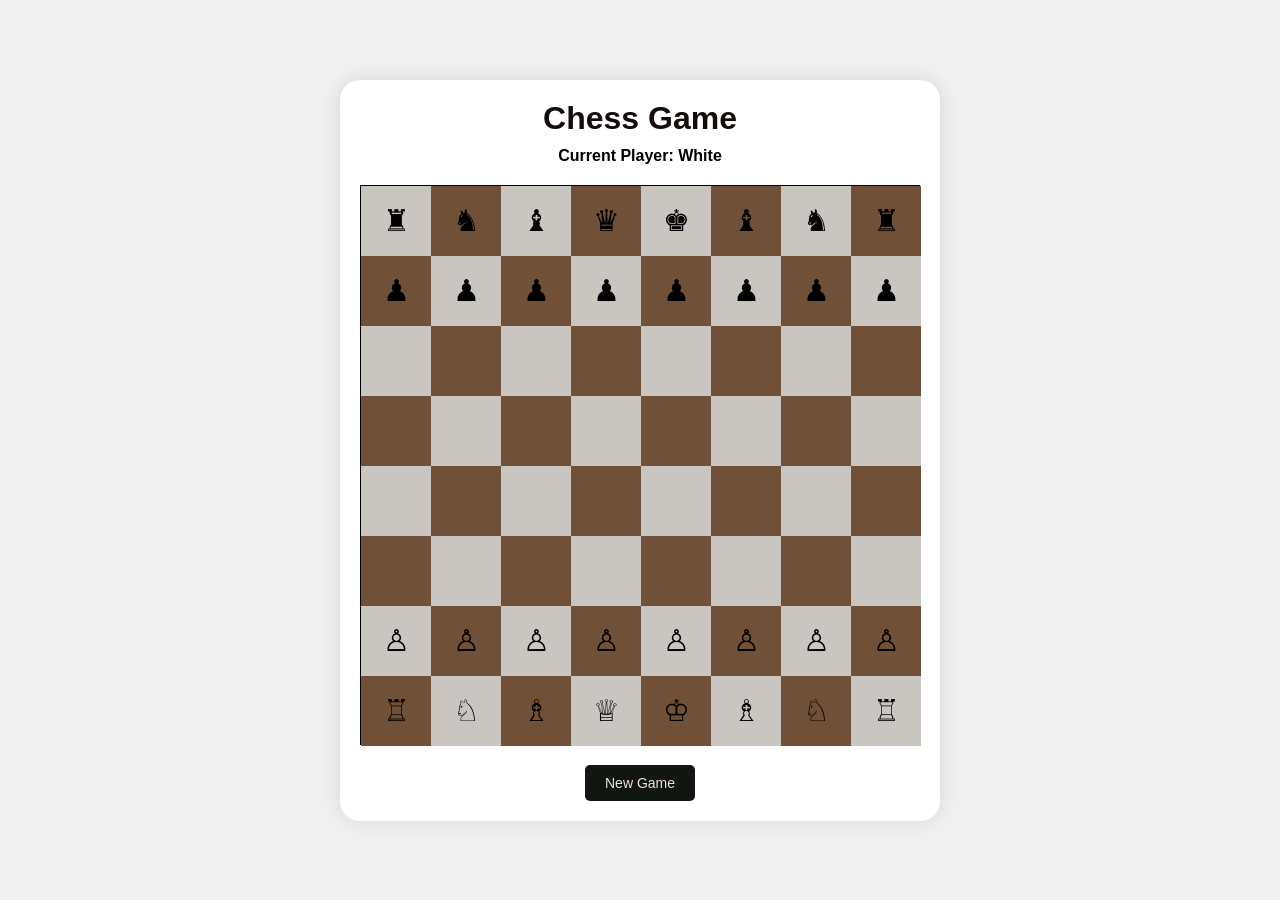
<file: Projects/Chess Game/index.html>
<!DOCTYPE html>
<html lang="en">
<head>
    <meta charset="UTF-8">
    <meta name="viewport" content="width=device-width, initial-scale=1.0">
    <title>Chess Game</title>
    <link rel="stylesheet" href="styles.css">
</head>
<body>
    <div class="exit">
    </div>
    <div class="container">
        <h1>Chess Game</h1>
        <div class="game-info">
            <div class="current-player">Current Player: White</div>
            <div class="captured-pieces">
                <div class="white-captured"></div>
                <div class="black-captured"></div>
            </div>
        </div>
        <div class="chessboard"></div>
        <button class="reset-button">New Game</button>
    </div>
    <script src="script.js"></script>
</body>
</html>
</file>
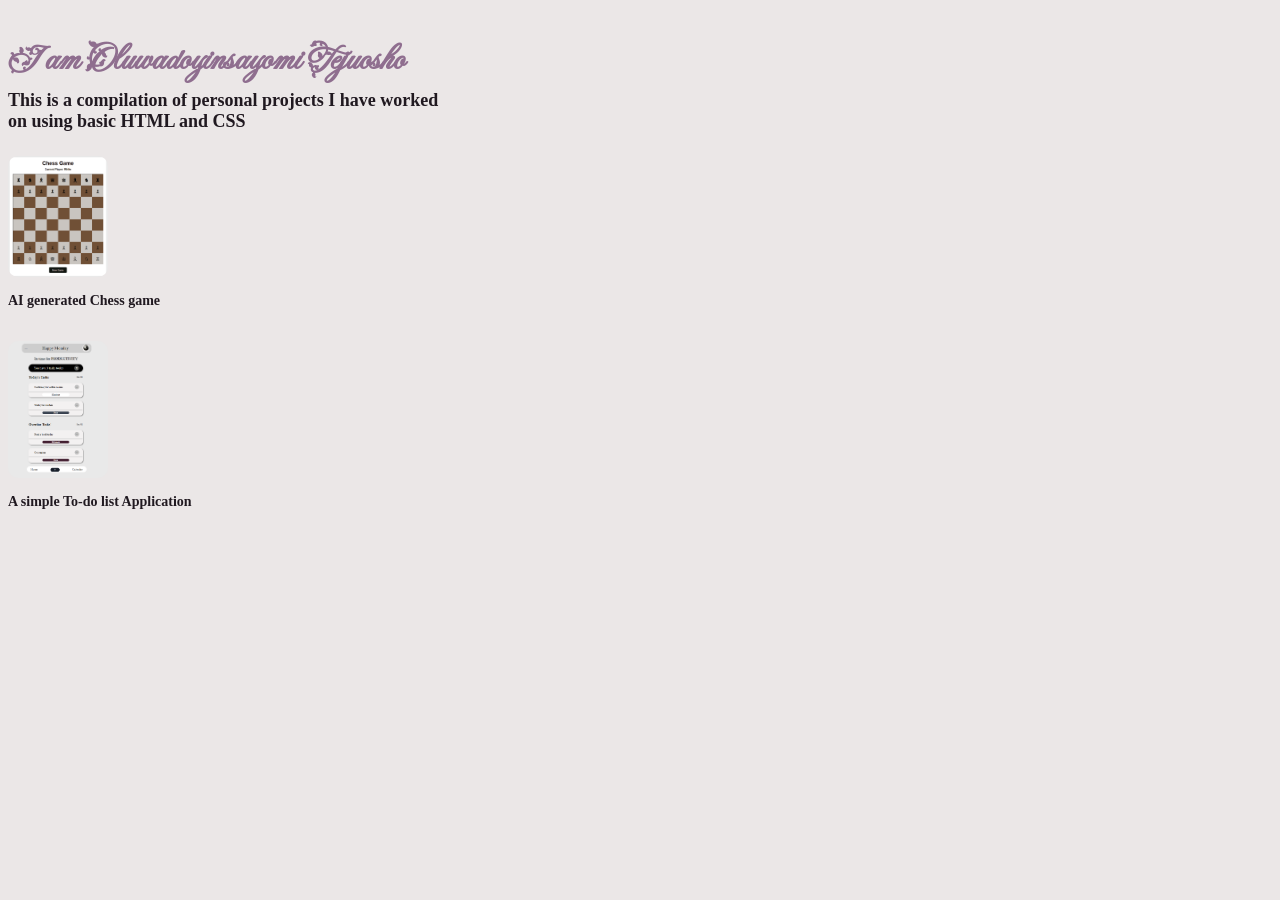
<file: Projects/projects.html>
<!DOCTYPE html>
<html lang="en">
<head>
    <meta charset="UTF-8">
    <meta name="viewport" content="width=device-width, initial-scale=1.0">
    <title>Sayo's Projects</title>
    <link rel="stylesheet" href="projects.css">
</head>
<body>
    <main>
        <h3>
            I am Oluwadoyinsayomi Tejuosho 
        </h3>
        <h4>
            This is a compilation of personal projects I have worked on using basic HTML and CSS
        </h4>
        <div class="container">
            <p class="one">
                <a href="Chess Game/index.html"><img src="Chess Game/Chess pic.png" alt="">
                    <p>
                        AI generated Chess game
                    </p>
                </a>
            </p>
            <p class="two">
                <a href="To-Do list App/Home.html"><img src="To-Do list App/To-do list pic.png" alt="">
                    <p>
                        A simple To-do list Application
                    </p>
                </a>
            </p>
        </div>
    </main>
    <footer>

    </footer>
</body>
</html>
</file>
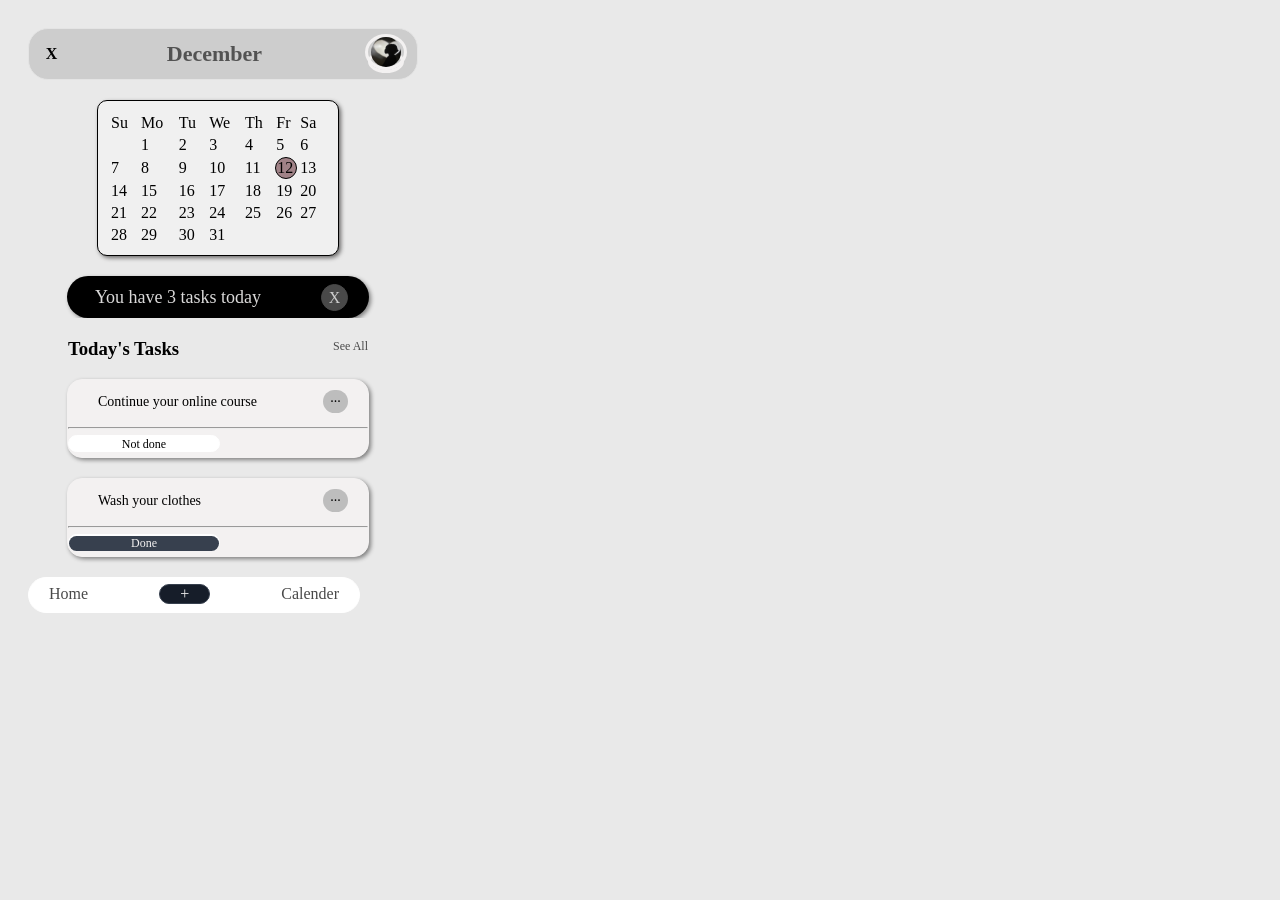
<file: Projects/To-Do list App/Calender.html>
<!DOCTYPE html>
<html lang="en">
<head>
    <meta charset="UTF-8">
    <meta name="viewport" content="width=device-width, initial-scale=1.0">
    <title>Sayo's To-Do list Application (Calender)</title>
    <link rel="stylesheet" href="styles.css">
    <link rel="stylesheet" href="https://unicons.iconscout.com/release/v4.0.8/css/line.css">
</head>
<body>
    <nav class="calender">
        <a href="Home.html" class="back">
            <p ><b>X</b></p>
        </a>
        <h1 class="month">
            December
        </h1>
        <div class="profile">
            <a href="Profile.html" class="profile">
                <img src="Me.jpg" alt="">
            </a>
        </div>
    </nav>
    <main>
        <div class="current_month">
            <table>
                <tr >
                    <td>Su</td>
                    <td>Mo</td>
                    <td>Tu</td>
                    <td>We</td>
                    <td>Th</td>
                    <td>Fr</td>
                    <td>Sa</td>
                </tr>
                <tr>
                    <td></td>
                    <td>1</td>
                    <td>2</td>
                    <td>3</td>
                    <td>4</td>
                    <td>5</td>
                    <td>6</td>
                </tr>
                <tr>
                    <td>7</td>
                    <td>8</td>
                    <td>9</td>
                    <td>10</td>
                    <td>11</td>
                    <td class="Birthday">12</td>
                    <td>13</td>
                </tr>
                <tr>
                    <td>14</td>
                    <td>15</td>
                    <td>16</td>
                    <td>17</td>
                    <td>18</td>
                    <td>19</td>
                    <td>20</td>
                </tr>
                <tr>
                    <td>21</td>
                    <td>22</td>
                    <td>23</td>
                    <td>24</td>
                    <td>25</td>
                    <td>26</td>
                    <td>27</td>
                </tr>
                <tr>
                    <td>28</td>
                    <td>29</td>
                    <td>30</td>
                    <td>31</td>
                    <td></td>
                    <td></td>
                    <td></td>
                </tr>
            </table>
        </div>
        <div class="task_notify">
            <p class="task">
                You have 3 tasks today
            </p>
            <div class="close">
                <p class="close_button">
                    X
                </p>
            </div>
        </div>
        <div class="task_board">
            <div class="today">
                <h3>
                    Today's Tasks
                </h3>
                <small>
                    <a href="">
                        <p class="view_all">
                            See  All
                        </p>
                    </a>
                </small>
            </div>
            <div class="first">
                <div class="title">
                    <p class="topic">
                        Continue your online course
                    </p>         
                    <div class="edit">
                        <a href="">
                            <p class="edit_button">
                                ...
                            </p>
                        </a>
                    </div>          
                </div>
                <hr>
                <div class="status">
                    <p class="status_null">Not done</p>
                </div> 
            </div>
            <div class="second">
                <div class="title">
                    <p class="topic">
                        Wash your clothes
                    </p>
                    <div class="edit">
                        <a href="">
                            <p class="edit_button">
                                ...
                            </p>
                        </a>
                    </div>             
                </div>
                <hr>
                <div class="status">
                    <p class="status_full">Done</p>
                </div>       
            </div>
        </div>
    </main>
    <footer>
        <div class="home">
            <a href="Home.html">
                <p class="home_button">
                    Home
                </p>
            </a>
        </div>
        <div class="new_task">
            <a href="New_Task.html">
                <p class="new_button">
                    +
                </p>
            </a>
        </div>
        <div class="calender">
            <a href="Calender.html">
                <p class="date_button">
                    Calender
                </p>
            </a>
        </div>
    </footer>
</body>
</html>
</file>
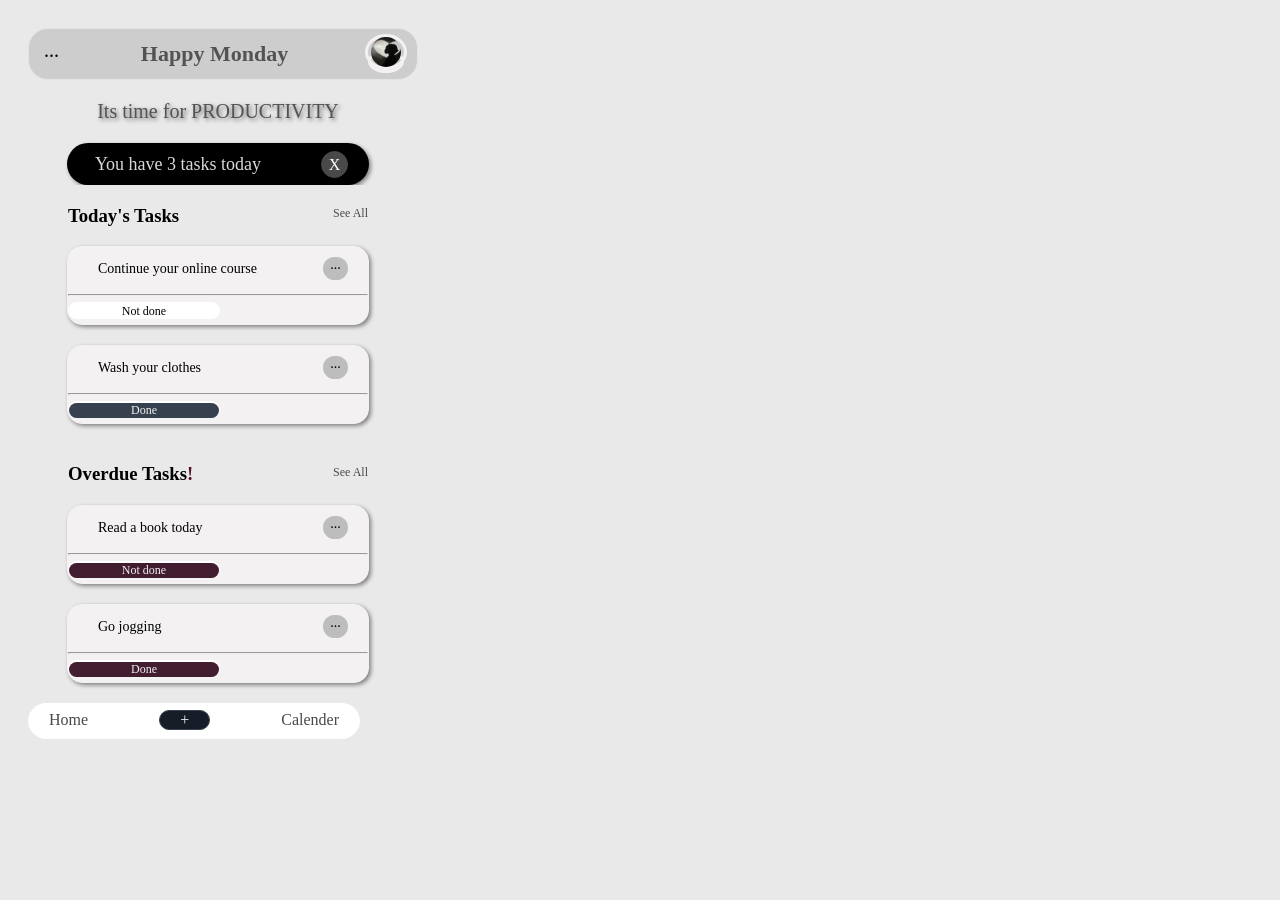
<file: Projects/To-Do list App/Home.html>
<!DOCTYPE html>
<html lang="en">
<head>
    <meta charset="UTF-8">
    <meta name="viewport" content="width=device-width, initial-scale=1.0">
    <title>Sayo's To-Do list Application (Home)</title>
    <link rel="stylesheet" href="styles.css">
    <link rel="stylesheet" href="https://unicons.iconscout.com/release/v4.0.8/css/line.css">
</head>
<body>
    <nav class="Home">
        <p class="menu">
            ...
        </p>
        <h1>
            Happy Monday
        </h1>
        <div class="profile">
            <a href="Profile.html" class="profile">
                <img src="Me.jpg" alt="">
            </a>
        </div>
    </nav>
    <main>
        <head>
            <p class="head">
                Its time for PRODUCTIVITY
            </p>
        </head>
        <div class="task_notify">
            <p class="task">
                You have 3 tasks today
            </p>
            <div class="close">
                <a href="">
                    <p class="close_button">
                        X
                    </p>
                </a>
            </div>
        </div>
        <div class="task_board">
            <div class="today">
                <h3>
                    Today's Tasks
                </h3>
                <small>
                    <a href="">
                        <p class="view_all">
                            See  All
                        </p>
                    </a>
                </small>
            </div>
            <div class="first">
                <div class="title">
                    <p class="topic">
                        Continue your online course
                    </p>         
                    <div class="edit">
                        <a href="">
                            <p class="edit_button">
                                ...
                            </p>
                        </a>
                    </div>          
                </div>
                <hr>
                <div class="status">
                    <p class="status_null">Not done</p>
                </div> 
            </div>
            <div class="second">
                <div class="title">
                    <p class="topic">
                        Wash your clothes
                    </p>
                    <div class="edit">
                        <a href="">
                            <p class="edit_button">
                                ...
                            </p>
                        </a>
                    </div>             
                </div>
                <hr>
                <div class="status">
                    <p class="status_full">Done</p>
                </div>       
            </div>
            <div class="Due">
                <h3>
                    Overdue Tasks <p class="overdue">!</p>
                </h3>
                <small>
                    <a href="">
                        <p class="view_all">
                            See  All
                        </p>
                    </a>
                </small>
            </div>
            <div class="first">
                <div class="title">
                    <p class="topic">
                        Read a book today
                    </p>         
                    <div class="edit">
                        <a href="">
                            <p class="edit_button">
                                ...
                            </p>
                        </a>
                    </div>          
                </div>
                <hr>
                <div class="status">
                    <p class="status_null_due">Not done</p>
                </div> 
            </div>
            <div class="second">
                <div class="title">
                    <p class="topic">
                        Go jogging
                    </p>
                    <div class="edit">
                        <a href="">
                            <p class="edit_button">
                                ...
                            </p>
                        </a>
                    </div>             
                </div>
                <hr>
                <div class="status">
                    <p class="status_null_due">Done</p>
                </div>       
            </div>
        </div>
    </main>
    <footer>
        <div class="home">
            <a href="Home.html">
                <p class="home_button">
                    Home
                </p>
            </a>
        </div>
        <div class="new_task">
            <a href="New_Task.html">
                <p class="new_button">
                    +
                </p>
            </a>
        </div>
        <div class="calender">
            <a href="Calender.html">
                <p class="date_button">
                    Calender
                </p>
            </a>
        </div>
    </footer>
</body>
</html>
</file>
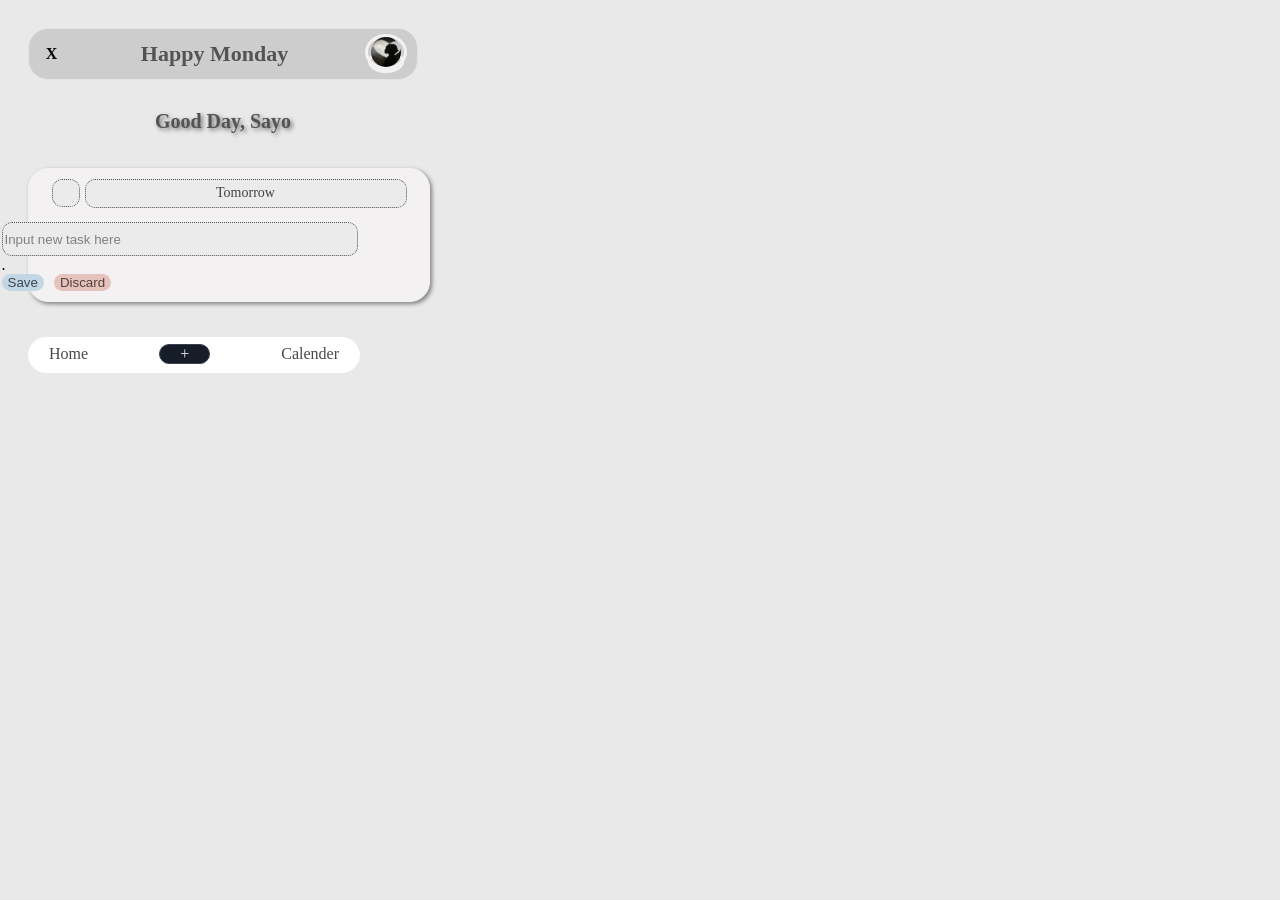
<file: Projects/To-Do list App/New_Task.html>
<!DOCTYPE html>
<html lang="en">
<head>
    <meta charset="UTF-8">
    <meta name="viewport" content="width=device-width, initial-scale=1.0">
    <title>Sayo's To-Do list Application (New Task)</title>
    <link rel="stylesheet" href="styles.css">
    <link rel="stylesheet" href="https://unicons.iconscout.com/release/v4.0.8/css/line.css">
</head>
<body>
    <nav class="Task">
        <a href="Home.html" class="back">
            <p ><b>X</b></p>
        </a>
        <h1>
            Happy Monday
        </h1>
        <div class="profile">
            <a href="Profile.html" class="profile">
                <img src="Me.jpg" alt="">
            </a>
        </div>
    </nav>
    <h1 class="greeting">
        Good Day, Sayo
    </h1>
    <main class="new">
        <div class="new">
            <div class="schedule_day">
                <a href="" class="calender_sign">
                    <i class="uil uil-schedule"></i>
                </a>
                <p>
                    Tomorrow
                </p>
            </div>
            <input type="text" name="new_task" id="task" value="Input new task here">
            <label for="task">.</label>
            <div class="button">
                <button title="save" class="save">Save</button>
                <button title="discard" class="discard">Discard</button>
            </div>
    </main>
    <footer>
        <div class="home">
            <a href="Home.html">
                <p class="home_button">
                    Home
                </p>
            </a>
        </div>
        <div class="new_task">
            <a href="New_Task.html">
                <p class="new_button">
                    +
                </p>
            </a>
        </div>
        <div class="calender">
            <a href="Calender.html">
                <p class="date_button">
                    Calender
                </p>
            </a>
        </div>
    </footer>
</body>
</html>
</file>
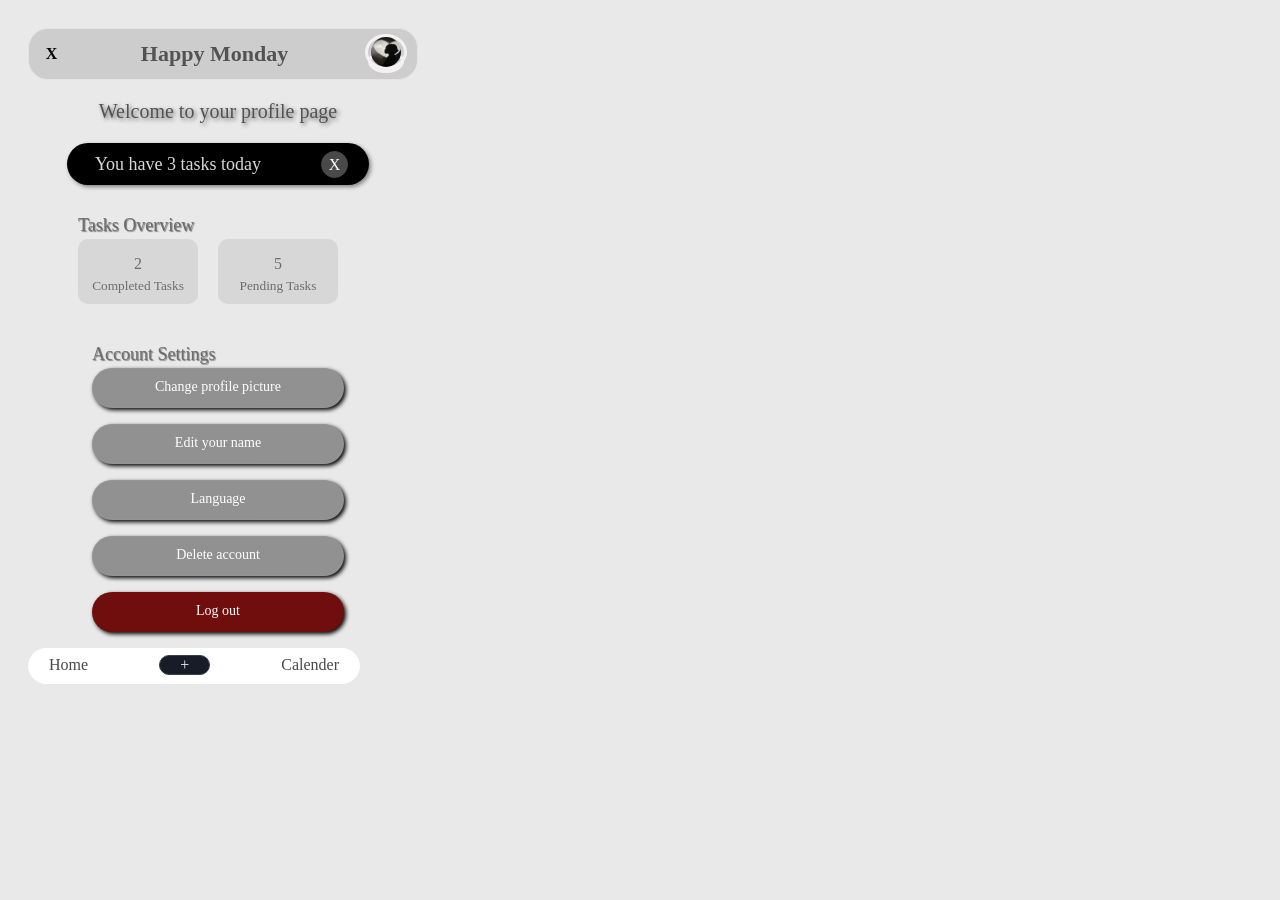
<file: Projects/To-Do list App/Profile.html>
<!DOCTYPE html>
<html lang="en">
<head>
    <meta charset="UTF-8">
    <meta name="viewport" content="width=device-width, initial-scale=1.0">
    <title>Sayo's To-Do list Application (Profile)</title>
    <link rel="stylesheet" href="styles.css">
</head>
<body>
    <body>
        <nav class="Profile">
            <a href="Home.html" class="back">
                <p ><b>X</b></p>
            </a>
            <h1>
                Happy Monday
            </h1>
            <div class="profile">
                <a href="Profile.html" class="profile">
                    <img src="Me.jpg" alt="">
                </a>
            </div>
        </nav>
        <main>
            <head>
                <p class="head">
                    Welcome to your profile page
                </p>
            </head>
            <div class="task_notify">
                <p class="task">
                    You have 3 tasks today
                </p>
                <div class="close">
                    <a href="">
                        <p class="close_button">
                            X
                        </p>
                    </a>
                </div>
            </div>
            <div class="task_overview">
                <p class="overview">
                    Tasks Overview
                </p>
                <div class="arc">
                    <div class="complete">
                        <p class="number">
                            2
                        </p>
                        <small class="if">
                            Completed Tasks
                        </small>
                    </div>
                    <div class="Pending">
                        <p class="number">
                            5
                        </p>
                        <small class="if">
                            Pending Tasks
                        </small>
                    </div>
                </div>
            </div>
            <div class="settings">
                <p>
                    Account Settings
                </p>
                <div class="pic">
                    <a href="" class="picedit">
                        Change profile picture
                    </a>
                </div>
                <div class="name">
                    <a href="" class="editname">
                        Edit your name
                    </a>
                </div>
                <div class="lang">
                    <a href="" class="editlang">
                        Language
                    </a>
                </div>
                <div class="acc">
                    <a href="" class="delete">
                        Delete account
                    </a>
                </div>
                <div class="log">
                    <a href="" class="logout">
                        Log out
                    </a>
                </div>
            </div>
        </main>
        <footer>
            <div class="home">
                <a href="Home.html">
                    <p class="home_button">
                        Home
                    </p>
                </a>
            </div>
            <div class="new_task">
                <a href="New_Task.html">
                    <p class="new_button">
                        +
                    </p>
                </a>
            </div>
            <div class="calender">
                <a href="Calender.html">
                    <p class="date_button">
                        Calender
                    </p>
                </a>
            </div>
        </footer>
    </body>
</body>
</html>
</file>
<file: Projects/Chess Game/styles.css>
* {
    margin: 0;
    padding: 0;
    box-sizing: border-box;
}

body {
    font-family: Arial, sans-serif;
    background-color: #f0f0f0;
    display: flex;
    justify-content: center;
    align-items: center;
    min-height: 100vh;
}

.container {
    text-align: center;
    background-color: white;
    padding: 20px;
    border-radius: 20px;
    box-shadow: 0 0 20px rgba(0, 0, 0, 0.1);
}

h1 {
    color: #140b0b;
    margin-bottom: 10px;
}

.game-info {
    margin-bottom: 10px;
}

.current-player {
    font-size: 16px;
    font-weight: bold;
    margin-bottom: 10px;
}

.captured-pieces {
    display: flex;
    justify-content: space-between;
    margin: 10px 0;
}

.chessboard {
    display: grid;
    grid-template-columns: repeat(8, 1fr);
    width: 560px;
    height: 560px;
    margin: 0 auto;
    border: 1px double black;
}

.square {
    width: 70px;
    height: 70px;
    display: flex;
    justify-content: center;
    align-items: center;
    font-size: 30px;
    cursor: pointer;
    transition: background-color 0.2s;
}

.square.white {
    background-color: #c9c5c0;
}

.square.black {
    background-color: #705036;
}

.square.selected {
    background-color: #423488;
}

.square.valid-move {
    background-color: #82abb3;
}

.piece {
    cursor: pointer;
}

.reset-button {
    margin-top: 20px;
    padding: 10px 20px;
    font-size: 14px;
    background-color: #111611;
    color: rgb(241, 223, 223);
    border: none;
    border-radius: 5px;
    cursor: pointer;
    transition: background-color 0.2s;
}

.reset-button:hover {
    background-color: #524343;
}
</file>
<file: Projects/projects.css>
@import url('https://fonts.googleapis.com/css2?family=Fleur+De+Leah&family=Inter:ital,opsz,wght@0,14..32,100..900;1,14..32,100..900&family=Niconne&family=Petit+Formal+Script&family=Rochester&display=swap');

body{
    background-color: rgb(235, 231, 231);
    font-family: "Rochester", cursive;
    width: 450px;
    justify-self: center;
}

h3{
    justify-self: center;
    color: rgb(143, 110, 143);
    font-family: "Fleur De Leah", cursive;
    font-size: 36px;
    margin-bottom: 0px;
}
h4{
    justify-self: center;
    color: rgb(32, 25, 32);
    font-size: 18px;
    margin-top: 5px;
}
a{
    font-weight: bolder;
    text-decoration: none;
    font-size: 14px;
    color: rgb(32, 25, 32);
    display: flex;
    flex-direction: column;
    justify-self: center;
}
a p{
    border: 1px dotted rgb(143, 110, 143);
    background-color: rgb(168, 161, 168);
    border-radius: 20px;


}
img{
    width: 100px;
    border-radius: 10px;
    justify-self: center;
}
</file>
<file: Projects/To-Do list App/styles.css>
body{
    background-color: rgb(233, 233, 233);
    width: 390px;
    padding: 20px;
    justify-self: center;

}
a{
    text-decoration: none;
    color: white;
}


/*Home*/
/*NAV*/
nav.Home{
    border: 1px solid rgb(228, 228, 228);
    display: flex;
    flex-direction: row;
    justify-content: space-between;
    background-color: rgb(205, 205, 205);
    border-radius: 20px;
    height: 50px;
    width: 385;
    padding-right: 10px;
}
p.menu{
    color: black;
    border-radius: 20px;
    width: 25px;
    height: 13px;
    text-align: center;
    padding-bottom: 10px;
    margin-top: 10px;
    margin-left: 10px;
    font-size: 20px;
}
h1{
    color: rgb(83, 83, 83);
    font-size: 22px;
    margin-top: 12px;
}
.profile{
    border: 3px solid rgb(243, 241, 241);
    border-radius: 50%;
    height: 30px;
    margin-top: 5px;
}
img{
    width: 30px;
    height: 30px;
    border-radius: 50%;
}
/*MAIN*/
main{
    display: flex;
    flex-direction: column;
    align-items: center;
    width: 380px;
}
.head{
    text-shadow: 2px 2px 4px rgb(107, 106, 106);
    font-size: 20px;
    color: rgb(83, 83, 83);
}
.task_notify{
    display: flex;
    flex-direction: row;
    border: 1px dotted rgb(0, 0, 0);
    background-color: black;
    border-radius: 50px;
    align-items: center;
    justify-content: space-between;
    width: 300px;
    height: 40px;
    box-shadow: 2px 2px 4px grey;
}
.task_notify:hover{
    background-color: rgb(44, 51, 53);
    color: rgb(228, 213, 213);
}
.task {
    text-align: center;
    width: 180px;
    font-size: 18px;
    color:rgb(218, 217, 217) ;
    margin-left: 20px;
}
.close{
    border-radius: 50px;
    border: 1px solid rgb(73, 73, 73);
    width: 25px;
    height: 25px;
    color: rgb(205, 205, 205);
    margin-right: 25px;
    display: flex;
    flex-direction: row;
    justify-content: center;
    background-color: rgb(73, 73, 73);
    margin-right: 20px;
}
.close:hover{
    background-color: rgb(47, 50, 51);
    color: rgb(228, 213, 213);
}
.close_button{
    font-size: 16px;
    text-align: center;
    margin-top: 4px;
}
.today{
    border: 1px solid rgb(233, 233, 233);
    width: 300px;
    background-color: rgb(233, 233, 233);
    display: flex;
    flex-direction: row;
    justify-content: space-between;
    margin-bottom: 18px;
}
.view_all{
    margin-top: 20px;
    color: rgb(73, 73, 73);
    font-size: 12px;
    margin-bottom: 0px;
}
.first, .second{
    border: 1px solid rgb(243, 241, 241);
    background-color: rgb(243, 241, 241);
    border-radius: 15px;
    margin-bottom: 20px;
    box-shadow: 2px 2px 4px grey;
    margin-top: 0px;
}
.title{
    margin-left: 20px;
    font-size: 14px;
    text-align: center;
    display: flex;
    flex-direction: row;
    justify-content: space-between;
    padding: 0px 20px 0px 10px;
    margin-bottom: 0px;
}
.edit_button{
    color: black;
    border: 1ps solid grey;
    background-color: rgb(189, 189, 189);
    border-radius: 20px;
    width: 25px;
    height: 13px;
    text-align: center;
    padding-bottom: 10px;
    margin-top: 10px;
}
hr{
    margin-top: 0px;
    margin-bottom: 6px;
}
.status{
    text-align: center;
    font-size: 12px;
    border: 1px solid white;
    background-color: white;
    border-radius: 20px;
    height: 15px;
    width: 150px;
    justify-self: center;
    margin-bottom: 5px;
    margin-top: 0px;
}
.status_null{
text-align: center;
margin-top: 1px;
border-radius: 20px;
}
.status_full{
background-color: rgb(55, 64, 78);
text-align: center;
margin-top: 0px;
border-radius: 20px;
color: rgb(243, 241, 241);
margin-top: 1px;
}
/*FOOTER*/
footer{
display: flex;
flex-direction: row;
justify-content: space-between;
border: 1px solid white;
border-radius: 20px;
height: 34px;
width: 330px;
background-color: white;
color: rgb(73, 73, 73);
gap: 10px;
justify-self: center;
}
.home_button, .new_button, .date_button{
color: rgb(73, 73, 73);
text-align: center;
margin-top: 7px;
padding: 0px 20px;
margin-bottom: 10px;
}
.home_button:hover, .date_button:hover{
    color: rgb(42, 41, 65);
    }
.new_button{
border: 1px solid rgb(55, 64, 78);
background-color: rgb(22, 29, 41);
border-radius: 50px;
color: rgb(243, 241, 241);
margin-top: 6px;
}
.new_button:hover{
    border: 1px solid rgb(44, 58, 82);
    background-color: rgb(49, 51, 54);
    border-radius: 50px;
    color: rgb(243, 211, 211);
    }
.status_null_due{
background-color: rgb(66, 29, 47);
text-align: center;
margin-top: 0px;
border-radius: 20px;
color: rgb(243, 241, 241);
margin-top: 1px;
}
.overdue{
color: rgb(85, 14, 48);
margin-top: 0px;
}
h3{
display: flex;
flex-direction: row;
margin-bottom: 0px;
}
.Due{
    border: 1px solid rgb(233, 233, 233);
    width: 300px;
    background-color: rgb(233, 233, 233);
    display: flex;
    flex-direction: row;
    justify-content: space-between;
    margin-bottom: 0px;
}


/*New Task*/
/*NAV*/
nav.Task{
    border: 1px solid rgb(228, 228, 228);
    display: flex;
    flex-direction: row;
    justify-content: space-between;
    background-color: rgb(205, 205, 205);
    border-radius: 20px;
    height: 50px;
    width: 385;
    padding-right: 10px;
}
.back p{
    width: 25px;
    height: 25px;
    color: rgb(0, 0, 0);
    display: flex;
    flex-direction: row;
    justify-content: center;
    margin-left: 10px;
    margin-top: 15px;
    padding-top: 1px;
    font-size: 16px;
}
h1.greeting{
    text-shadow: 2px 2px 4px rgb(107, 106, 106);
    font-size: 20px;
    color: rgb(83, 83, 83);    
    text-align: center;
    margin-top: 30px;
    margin-bottom: 0px;
}
/*MAIN*/
main.new{
    border: 1px solid rgb(243, 241, 241);
    background-color: rgb(243, 241, 241);
    margin: 35px 0px;
    padding: 10px;
    border-radius: 20px;
    box-shadow: 2px 2px 4px grey;
}
.schedule_day{
    display: flex;
    flex-direction: row;
    justify-content: center;
    margin-left: 50px;
}
.calender_sign{
    border: 1px dotted rgb(75, 75, 75);
    background-color: rgb(235, 235, 235);
    width: 26px;
    height: 26px;
    border-radius: 10px;
    font-size: 22px;
    color: rgb(134, 96, 96);
}
.calender_sign i{
    margin-left: 2.5px;
    padding-top: 5px;
}
.schedule_day p{
    width: 320px;
    height: 22px;
    border: 1px dotted rgb(75, 75, 75);
    background-color: rgb(235, 235, 235);
    border-radius: 10px;
    text-align: center;
    margin-right: 50px;
    margin-top: 0px;
    padding-bottom: 0px;
    margin-left: 5px;
    font-size: 14px;
    color: rgb(66, 66, 66);
    padding-top: 5px;
}
input{
    align-self: center;
    justify-self: center;
    display: flex;
    flex-direction: row;
    width: 350px;
    height: 30px;
    border: 1px dotted rgb(75, 75, 75);
    background-color: rgb(235, 235, 235);
    border-radius: 10px;
    color: grey;
}
input:hover{
    color: rgb(39, 39, 53);
    }
.button{
    margin-top: 0px;
    display: flex;
    flex-direction: row;
    justify-content: space-between;
    gap: 10px;
    width: 100px;
    justify-self: center;
    margin-left: 0px;
}
.save{
    background-color: rgb(194, 214, 228);
    color: rgb(59, 68, 82);
    border: none;
    border-radius: 10px;
}
.save:hover{
    background-color: rgb(141, 209, 230);
    color: rgb(83, 49, 49);
}
.discard{
    background-color: rgb(230, 194, 189);
    color: rgb(82, 66, 59);
    border: none;
    border-radius: 10px;
}
.discard:hover{
    background-color: rgb(228, 137, 134);
    color: rgb(85, 38, 38);
}



/*CALENDER*/
nav.calender{
    border: 1px solid rgb(228, 228, 228);
    display: flex;
    flex-direction: row;
    justify-content: space-between;
    background-color: rgb(205, 205, 205);
    border-radius: 20px;
    height: 50px;
    width: 385;
    padding-right: 10px;
}
.back p{
    width: 25px;
    height: 25px;
    color: rgb(0, 0, 0);
    display: flex;
    flex-direction: row;
    justify-content: center;
    margin-left: 10px;
    margin-top: 15px;
    padding-top: 1px;
    font-size: 16px;
}
/*MAIN*/
.current_month{
    border: 1px solid black;
    margin-top: 20px;
    margin-bottom: 20px;
    width: 220px;
    height: 134px;
    border-radius: 10px;
    background-color: rgb(240, 240, 240);
    display: flex;
    flex-direction: column;
    padding: 10px;
    box-shadow: 2px 2px 4px rgb(107, 106, 106);
}
.Birthday{
    border: 1px solid black;
    border-radius: 50px;
    width: 18px;
    background-color: rgb(160, 130, 135);
    position: relative;
    cursor: pointer;
}

.Birthday:hover::after {
    content: "My B-day";
    position: absolute;
    background-color: rgb(129, 129, 129);
    color: white;
    padding: 5px 10px;
    border-radius: 5px;
    font-size: 12px;
    white-space: nowrap;
    top: -30px;
    left: 50%;
    transform: translateX(-50%);
    z-index: 1;
}

.Birthday:hover::before {
    content: "";
    position: absolute;
    top: -10px;
    left: 50%;
    transform: translateX(-50%);
    border-width: 5px;
    border-style: solid;
    border-color: rgb(160, 130, 135) transparent transparent transparent;
}



/*PROFILE*/
/*NAV*/
nav.Profile{
    border: 1px solid rgb(228, 228, 228);
    display: flex;
    flex-direction: row;
    justify-content: space-between;
    background-color: rgb(205, 205, 205);
    border-radius: 20px;
    height: 50px;
    width: 385;
    padding-right: 10px;
}
.task_overview, .complete, .Pending{
    display: flex;
    flex-direction: column;
}
p.overview{
    color: rgb(109, 109, 109);
    margin-bottom: 3px;
    margin-top: 30px;
    font-size: 18px;
    text-shadow: 1px 1px 1px rgb(121, 120, 120);
}
.arc{
    display: flex;
    flex-direction: row;
}
.complete, .Pending{
    margin-right: 20px;
    align-items: center;
    width: 120px;
    background-color: rgb(216, 215, 215);
    border-radius: 10px;
    margin-bottom: 20px;
}
small.if{
    color: rgb(109, 109, 109);
    margin-bottom: 10px;
    margin-top: 0px;
}
p.number{
    color: rgb(109, 109, 109);
    margin-bottom: 5px;
}
.settings{
    display: flex;
    flex-direction: column;
    justify-content: left;
}

/*SETTINGS PROP*/
.settings p{
    color: rgb(109, 109, 109);
    margin-bottom: 3px;
    margin-top: 20px;
    font-size: 18px;
    text-shadow: 1px 1px 1px rgb(131, 130, 130);
}
.pic, .name, .lang, .acc{
    border: 1px dotted rgb(153, 152, 152);
    background-color: rgb(145, 145, 145);
    border-radius: 50px;
    align-content: center;
    justify-self: center;
    justify-content: center;
    justify-items: center;
    display: flex;
    margin-bottom: 16px;
    margin-left: 0px;
    width: 250px;
    height: 38px;
    box-shadow: 2px 2px 4px rgb(0, 0, 0);
}
.log{
    border: 1px dotted rgb(117, 11, 11);
    background-color: rgb(112, 14, 14);
    border-radius: 50px;
    align-content: center;
    justify-self: center;
    justify-content: center;
    justify-items: center;
    display: flex;
    margin-bottom: 16px;
    margin-left: 0px;
    width: 250px;
    height: 38px;
    box-shadow: 2px 2px 4px rgb(0, 0, 0);
}
.pic a, .name a, .lang a, .acc a, .log a{
    margin-top: 10px;
    font-size: 14px;
}
</file>
